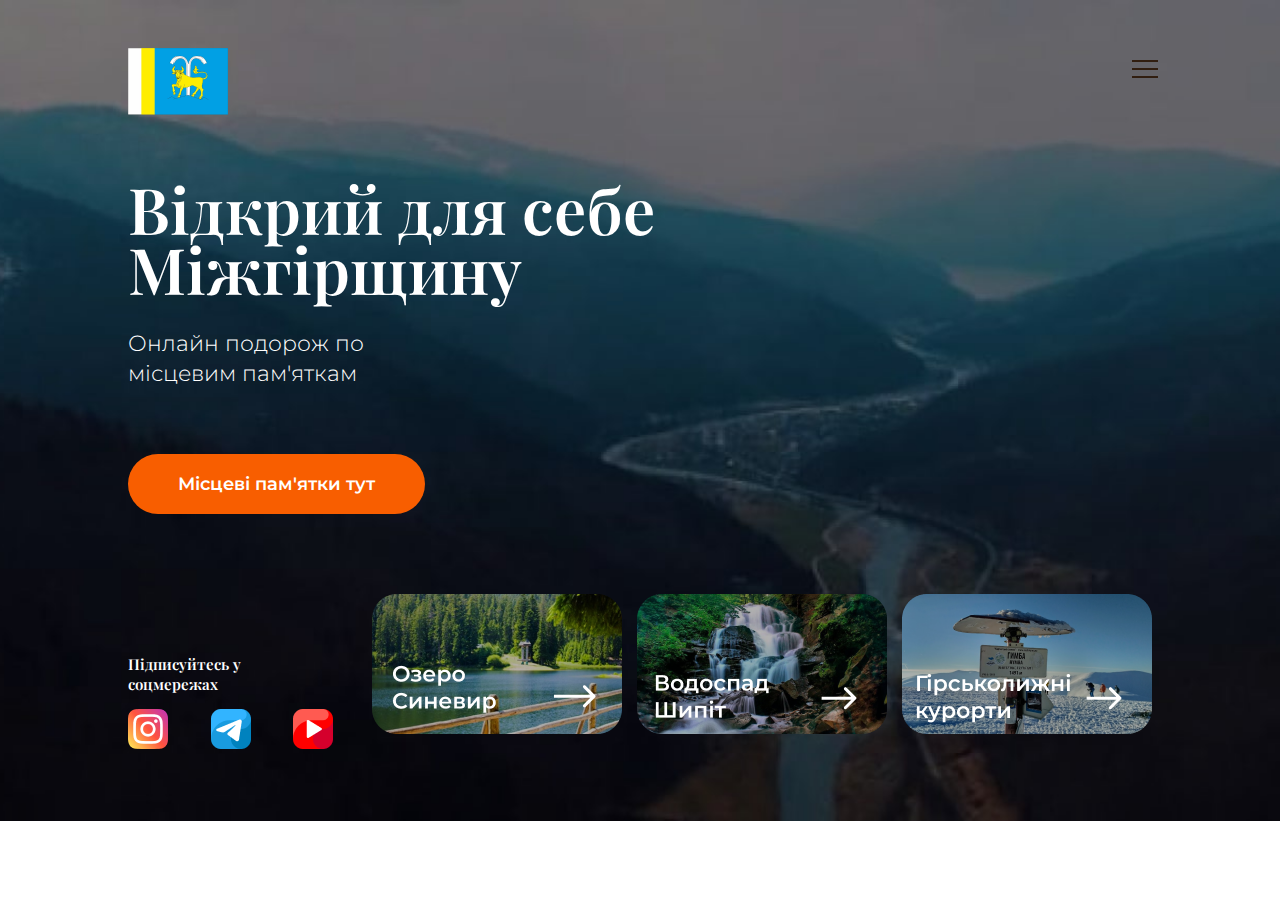
<file: index.html>
<!DOCTYPE html>
<html lang="en">
<head>
	<meta charset="UTF-8">
	<meta name="viewport" content="width=device-width, initial-scale=1.0">
	<meta http-equiv="X-UA-Compatible" content="ie=edge">
	<title>Відкрий для себе Міжгірщину</title>
	<link rel="stylesheet" href="style.css">
</head>
<body>
	<header class="flex-container">
		<div>
			<img src="img/Mizhhirya_prapor 1.png" class="prapor">
		</div>
		<div class="hamburger-menu">
  			<input id="menu__toggle" type="checkbox" />
  			<label class="menu__btn" for="menu__toggle">
    			<span></span>
  			</label>
  			<ul class="menu__box">
    			<!-- <li><a class="menu__item" href="#">Головна</a></li> -->
    			<li><a class="menu__item" href="container.html">Список</a></li>
    			<li><a class="menu__item" href="#">Команда</a></li>
  			</ul>
		</div>
	</header>

	<div class="h1">
		Відкрий для себе Міжгірщину 
	</div>

	<div class="h2">
		Онлайн подорож по місцевим пам'яткам
	</div>

	<a href="container.html" class="button">Місцеві пам'ятки тут</a>

	<footer class="site-footer">
		<div class="subscribe">
			<p>Підписуйтесь у соцмережах</p>
			<div class="subscribe-icons">
				<a href="https://www.instagram.com/sasha_hoychuk/">
					<img src="img/instagram.png" class="icons">
				</a>
				<a href="#">
					<img src="img/telegram.png" class="icons">
				</a>
				<a href="https://www.youtube.com/@user-nv9et7yu7s/featured">
					<img src="img/youtube.png" class="icons">	
				</a>			
			</div>
		</div>
		<div class="fast-icons">
			<a href="sinevyr.html">
				<img src="img/sinevyr.png" class="image">
			</a>
			<a href="shypit.html">
				<img src="img/shypit.png" class="image">
			</a>
			<a href="skies.html">
				<img src="img/skies.png" class="image hide">
			</a>
		</div>
	</footer>

</body>
</html>
</file>
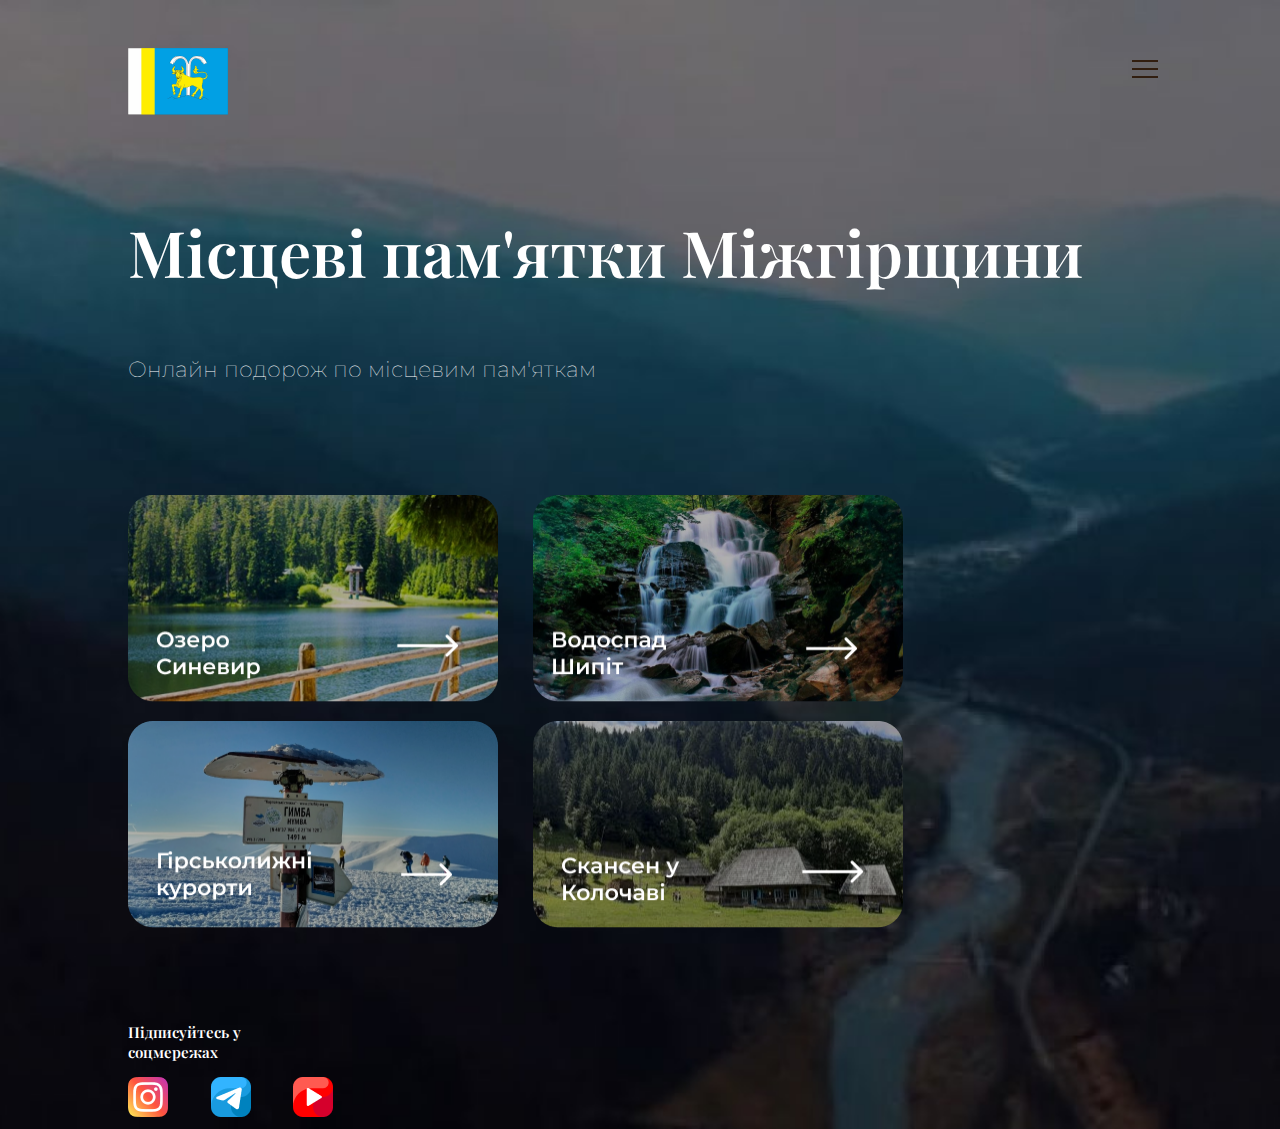
<file: container.html>
<!DOCTYPE html>
<html lang="en">
<head>
	<meta charset="UTF-8">
	<meta name="viewport" content="width=device-width, initial-scale=1.0">
	<meta http-equiv="X-UA-Compatible" content="ie=edge">
	<title>Пам'ятки Міжгірщини</title>
	<link rel="stylesheet" href="container-style.css">
</head>
<body>
	<header class="flex-container">
		<div>
			<img src="img/Mizhhirya_prapor 1.png" class="prapor">
		</div>
		<div class="hamburger-menu">
  			<input id="menu__toggle" type="checkbox" />
  			<label class="menu__btn" for="menu__toggle">
    			<span></span>
  			</label>
  			<ul class="menu__box">
    			<li><a class="menu__item" href="index.html">Головна</a></li>
    			<!-- <li><a class="menu__item" href="#">Список</a></li> -->
    			<li><a class="menu__item" href="#">Команда</a></li>
  			</ul>
		</div>
	</header>

	<h1>
		Місцеві пам'ятки Міжгірщини
	</h1>

	<h2>
		Онлайн подорож по місцевим пам'яткам
	</h2>

	<div class="fast-icons">
		<a href="sinevyr.html">
			<img src="img/bigger sinevyr.png" class="image">
		</a>
		<a href="shypit.html">
			<img src="img/bigger shypit.png" class="image">
		</a>
		<a href="skies.html">
			<img src="img/bigger skies.png" class="image">
		</a>
		<a href="kansen.html">
			<img src="img/bigger skansen.png" class="image">
		</a>
	</div>

	<div class="subscribe">
			<p>Підписуйтесь у соцмережах</p>
			<div class="subscribe-icons">
				<a href="https://www.instagram.com/sasha_hoychuk/">
					<img src="img/instagram.png" class="icons">
				</a>
				<a href="#">
					<img src="img/telegram.png" class="icons">
				</a>
				<a href="https://www.youtube.com/@user-nv9et7yu7s/featured">
					<img src="img/youtube.png" class="icons">	
				</a>			
			</div>
		</div>

</body>
</html>
</file>
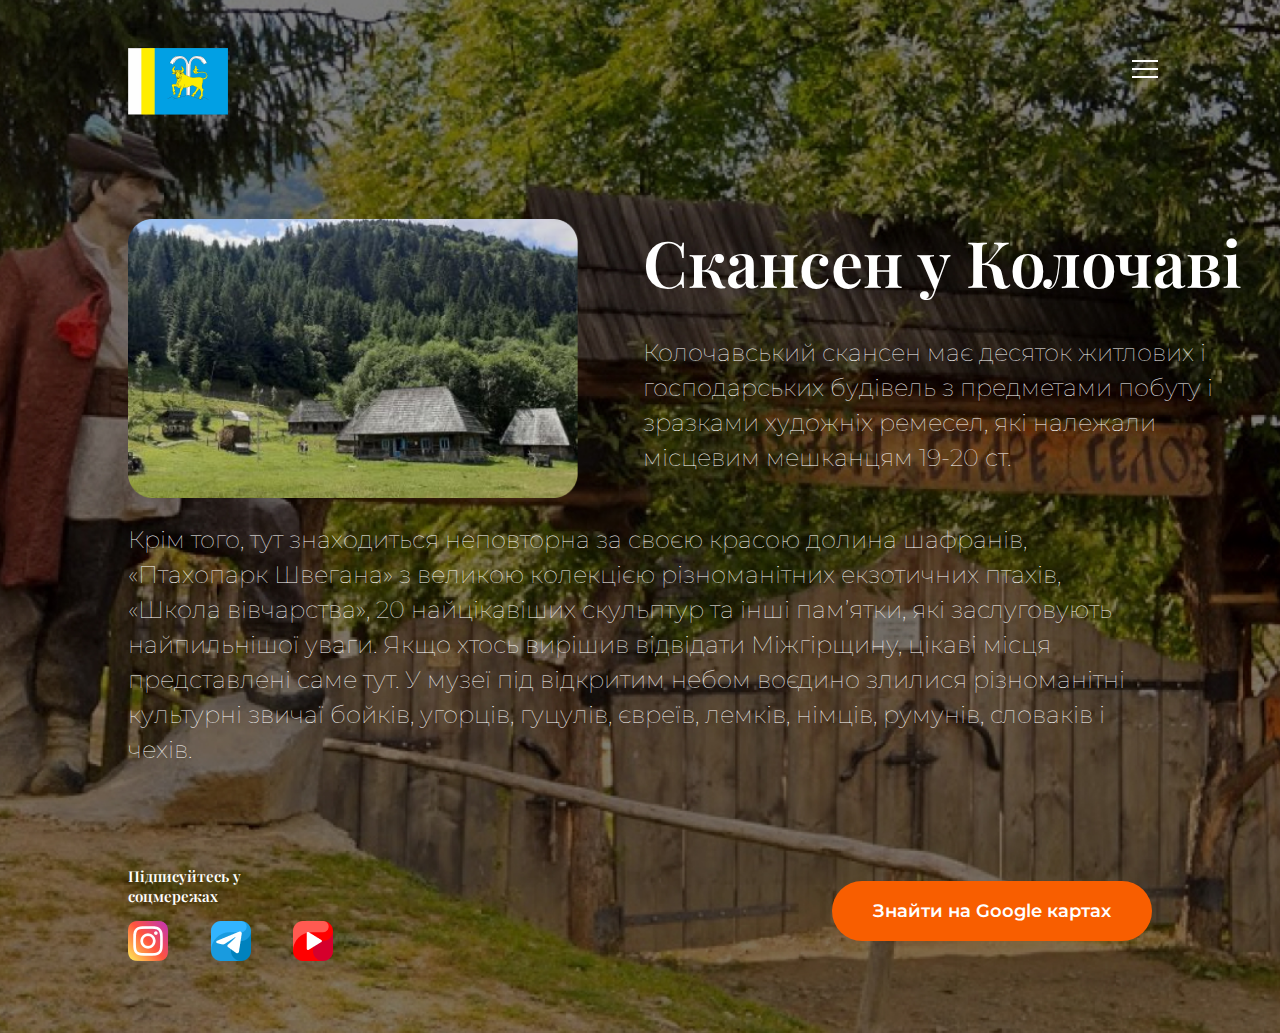
<file: kansen.html>
<!DOCTYPE html>
<html lang="en">
<head>
	<meta charset="UTF-8">
	<meta name="viewport" content="width=device-width, initial-scale=1.0">
	<meta http-equiv="X-UA-Compatible" content="ie=edge">
	<title>Скансен у Колочаві</title>
	<link rel="stylesheet" href="kansen-style.css">
</head>
<body>
	<header class="flex-container">
		<div>
			<img src="img/Mizhhirya_prapor 1.png" class="prapor">
		</div>
		<div class="hamburger-menu">
  			<input id="menu__toggle" type="checkbox" />
  			<label class="menu__btn" for="menu__toggle">
    			<span></span>
  			</label>
  			<ul class="menu__box">
    			<li><a class="menu__item" href="index.html">Головна</a></li>
    			<li><a class="menu__item" href="container.html">Список</a></li>
    			<li><a class="menu__item" href="#">Команда</a></li>
  			</ul>
		</div>
	</header>
	
	<div class="middle">
		<img src="img/skansen-front.png" class="front-photo">
		<div>
			<h1>
				Скансен у Колочаві
			</h1>
			<h2>Колочавський скансен має десяток житлових і господарських будівель з предметами побуту і зразками художніх ремесел, які належали місцевим мешканцям 19-20 ст.</h2>
		</div>
	</div>
	<h3>Крім того, тут знаходиться неповторна за своєю красою долина шафранів, «Птахопарк Швегана» з великою колекцією різноманітних екзотичних птахів, «Школа вівчарства», 20 найцікавіших скульптур та інші пам’ятки, які заслуговують найпильнішої уваги. Якщо хтось вирішив відвідати Міжгірщину, цікаві місця представлені саме тут. У музеї під відкритим небом воєдино злилися різноманітні культурні звичаї бойків, угорців, гуцулів, євреїв, лемків, німців, румунів, словаків і чехів.</h3>
	<footer>
		<div class="subscribe">
			<p>Підписуйтесь у соцмережах</p>
			<div class="subscribe-icons">
				<a href="https://www.instagram.com/sasha_hoychuk/">
					<img src="img/instagram.png" class="icons">
				</a>
				<a href="#">
					<img src="img/telegram.png" class="icons">
				</a>
				<a href="https://www.youtube.com/@user-nv9et7yu7s/featured">
					<img src="img/youtube.png" class="icons">	
				</a>			
			</div>
		</div>
		<div>
			<a href="https://www.google.com.ua/maps/place/%D0%9C%D1%83%D0%B7%D0%B5%D0%B9+%D0%B0%D1%80%D1%85%D0%B8%D1%82%D0%B5%D0%BA%D1%82%D1%83%D1%80%D1%8B+%D0%B8+%D0%B1%D1%8B%D1%82%D0%B0+%C2%AB%D0%A1%D1%82%D0%B0%D1%80%D0%B0%D1%8F+%D0%B4%D0%B5%D1%80%D0%B5%D0%B2%D0%BD%D1%8F%C2%BB/@48.4234124,23.706522,17z/data=!4m14!1m7!3m6!1s0x473763c5ccbc0a4b:0xb57f1b4582951575!2z0JzRg9C30LXQuSDQsNGA0YXQuNGC0LXQutGC0YPRgNGLINC4INCx0YvRgtCwIMKr0KHRgtCw0YDQsNGPINC00LXRgNC10LLQvdGPwrs!8m2!3d48.4234124!4d23.7090969!16s%2Fg%2F122z7rgj!3m5!1s0x473763c5ccbc0a4b:0xb57f1b4582951575!8m2!3d48.4234124!4d23.7090969!16s%2Fg%2F122z7rgj?hl=ru" class="button">Знайти на Google картах</a>
		</div>
	</footer>
</body>
</html>
</file>
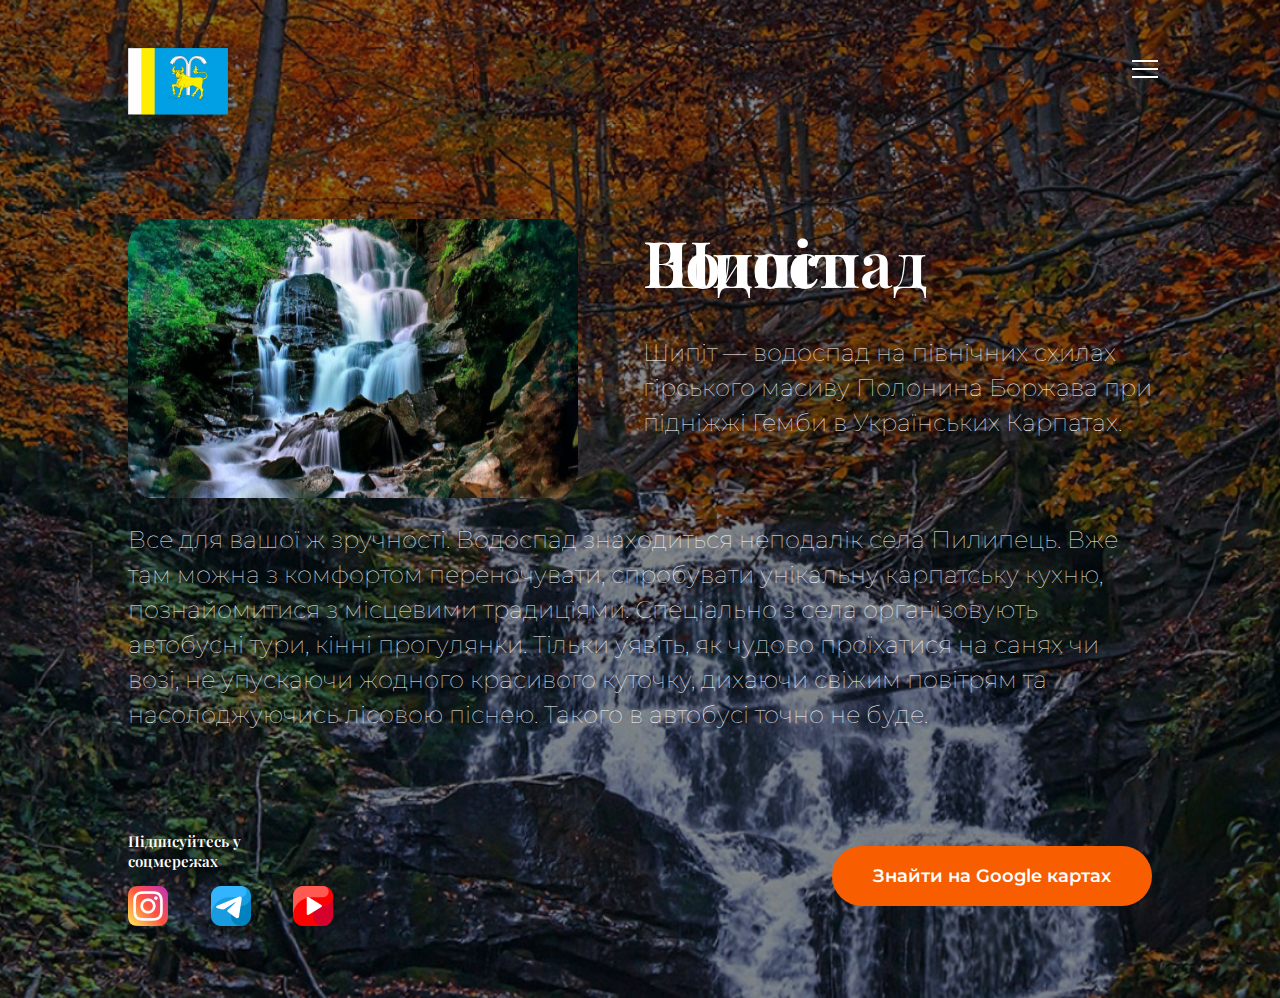
<file: shypit.html>
<!DOCTYPE html>
<html lang="en">
<head>
	<meta charset="UTF-8">
	<meta name="viewport" content="width=device-width, initial-scale=1.0">
	<meta http-equiv="X-UA-Compatible" content="ie=edge">
	<title>Водоспад Шипіт</title>
	<link rel="stylesheet" href="shypit-style.css">
</head>
<body>
	<header class="flex-container">
		<div>
			<img src="img/Mizhhirya_prapor 1.png" class="prapor">
		</div>
		<div class="hamburger-menu">
  			<input id="menu__toggle" type="checkbox" />
  			<label class="menu__btn" for="menu__toggle">
    			<span></span>
  			</label>
  			<ul class="menu__box">
    			<li><a class="menu__item" href="index.html">Головна</a></li>
    			<li><a class="menu__item" href="container.html">Список</a></li>
    			<li><a class="menu__item" href="#">Команда</a></li>
  			</ul>
		</div>
	</header>
	
	<div class="middle">
		<img src="img/shypit-front.png" class="front-photo">
		<div>
			<h1>
				Водоспад Шипіт
			</h1>
			<h2>Шипіт — водоспад на північних схилах гірського масиву Полонина Боржава при підніжжі Гемби в Українських Карпатах.</h2>
		</div>
	</div>
	<h3>Все для вашої ж зручності. Водоспад знаходиться неподалік села Пилипець. Вже там можна з комфортом переночувати, спробувати унікальну карпатську кухню, познайомитися з місцевими традиціями. Спеціально з села організовують автобусні тури, кінні прогулянки. Тільки уявіть, як чудово проїхатися на санях чи возі, не упускаючи жодного красивого куточку, дихаючи свіжим повітрям та насолоджуючись лісовою піснею. Такого в автобусі точно не буде.</h3>
	<footer>
		<div class="subscribe">
			<p>Підписуйтесь у соцмережах</p>
			<div class="subscribe-icons">
				<a href="https://www.instagram.com/sasha_hoychuk/">
					<img src="img/instagram.png" class="icons">
				</a>
				<a href="#">
					<img src="img/telegram.png" class="icons">
				</a>
				<a href="https://www.youtube.com/@user-nv9et7yu7s/featured">
					<img src="img/youtube.png" class="icons">	
				</a>			
			</div>
		</div>
		<div>
			<a href="https://www.google.com.ua/maps/search/%D0%B2%D0%BE%D0%B4%D0%BE%D1%81%D0%BF%D0%B0%D0%B4+%D1%88%D0%B8%D0%BF%D1%96%D1%82/@48.6563789,23.2586708,15z/data=!3m1!4b1?hl=ru" class="button">Знайти на Google картах</a>
		</div>
	</footer>
</body>
</html>
</file>
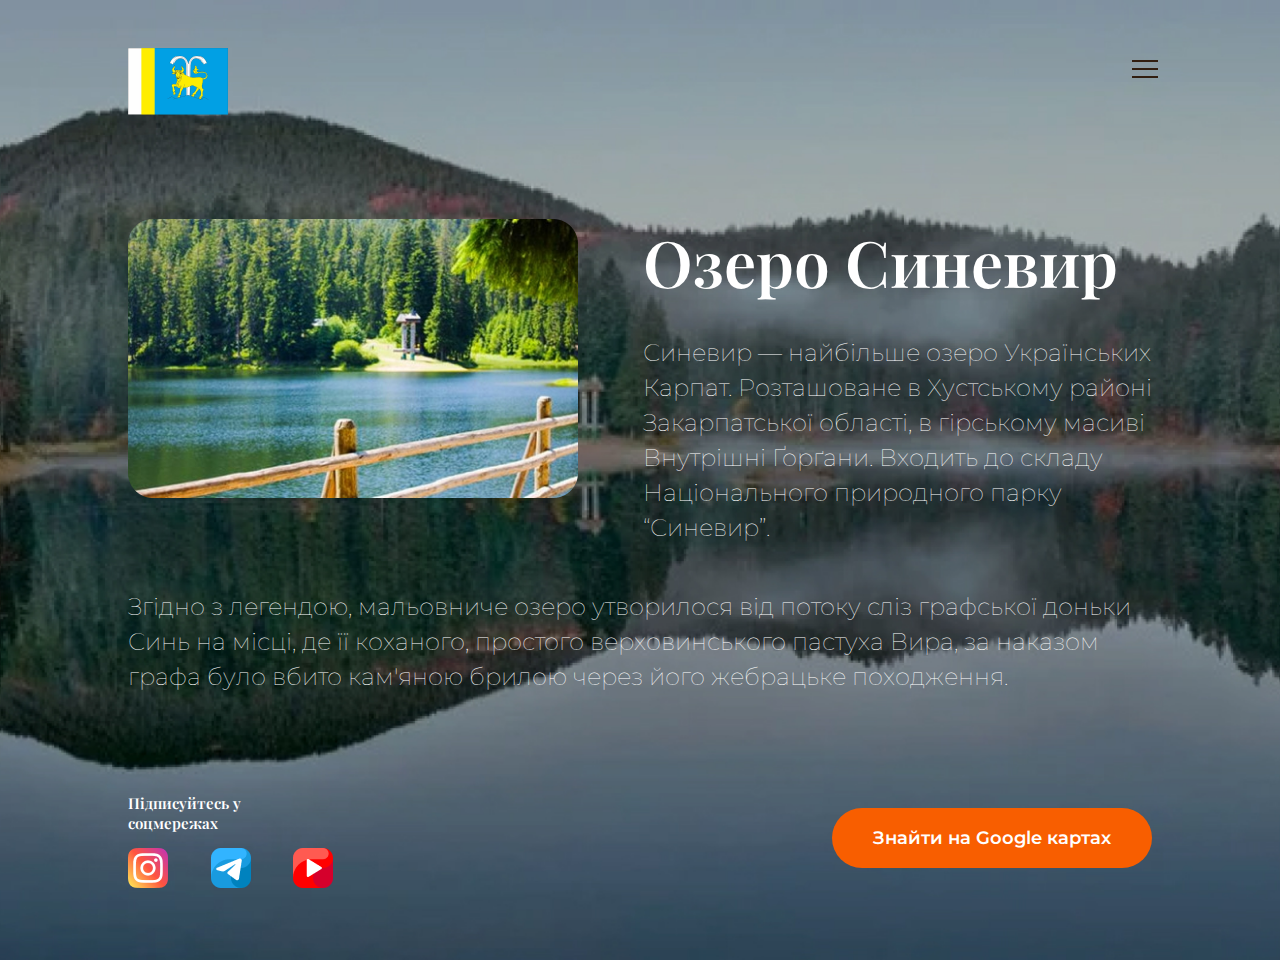
<file: sinevyr.html>
<!DOCTYPE html>
<html lang="en">
<head>
	<meta charset="UTF-8">
	<meta name="viewport" content="width=device-width, initial-scale=1.0">
	<meta http-equiv="X-UA-Compatible" content="ie=edge">
	<title>Озеро Синевир</title>
	<link rel="stylesheet" href="sinevyr-style.css">
</head>
<body>
	<header class="flex-container">
		<div>
			<img src="img/Mizhhirya_prapor 1.png" class="prapor">
		</div>
		<div class="hamburger-menu">
  			<input id="menu__toggle" type="checkbox" />
  			<label class="menu__btn" for="menu__toggle">
    			<span></span>
  			</label>
  			<ul class="menu__box">
    			<li><a class="menu__item" href="index.html">Головна</a></li>
    			<li><a class="menu__item" href="container.html">Список</a></li>
    			<li><a class="menu__item" href="#">Команда</a></li>
  			</ul>
		</div>
	</header>
	
	<div class="middle">
		<img src="img/sinevyr-front.png" class="front-photo">
		<div>
			<h1>
				Озеро Синевир
			</h1>
			<h2>Синевир — найбільше озеро Українських Карпат. Розташоване в Хустському районі Закарпатської області, в гірському масиві Внутрішні Ґорґани. Входить до складу Національного природного парку “Синевир”.</h2>
		</div>
	</div>
	<h3>Згідно з легендою, мальовниче озеро утворилося від потоку сліз графської доньки Синь на місці, де її коханого, простого верховинського пастуха Вира, за наказом графа було вбито кам'яною брилою через його жебрацьке походження.</h3>
	<footer>
		<div class="subscribe">
			<p>Підписуйтесь у соцмережах</p>
			<div class="subscribe-icons">
				<a href="https://www.instagram.com/sasha_hoychuk/">
					<img src="img/instagram.png" class="icons">
				</a>
				<a href="#">
					<img src="img/telegram.png" class="icons">
				</a>
				<a href="https://www.youtube.com/@user-nv9et7yu7s/featured">
					<img src="img/youtube.png" class="icons">	
				</a>			
			</div>
		</div>
		<div>
			<a href="https://www.google.com.ua/maps/search/%D0%BE%D0%B7%D0%B5%D1%80%D0%BE+%D1%81%D0%B8%D0%BD%D0%B5%D0%B2%D0%B8%D1%80/@48.6177065,23.6832859,14.22z?hl=ru" class="button">Знайти на Google картах</a>
		</div>
	</footer>
</body>
</html>
</file>
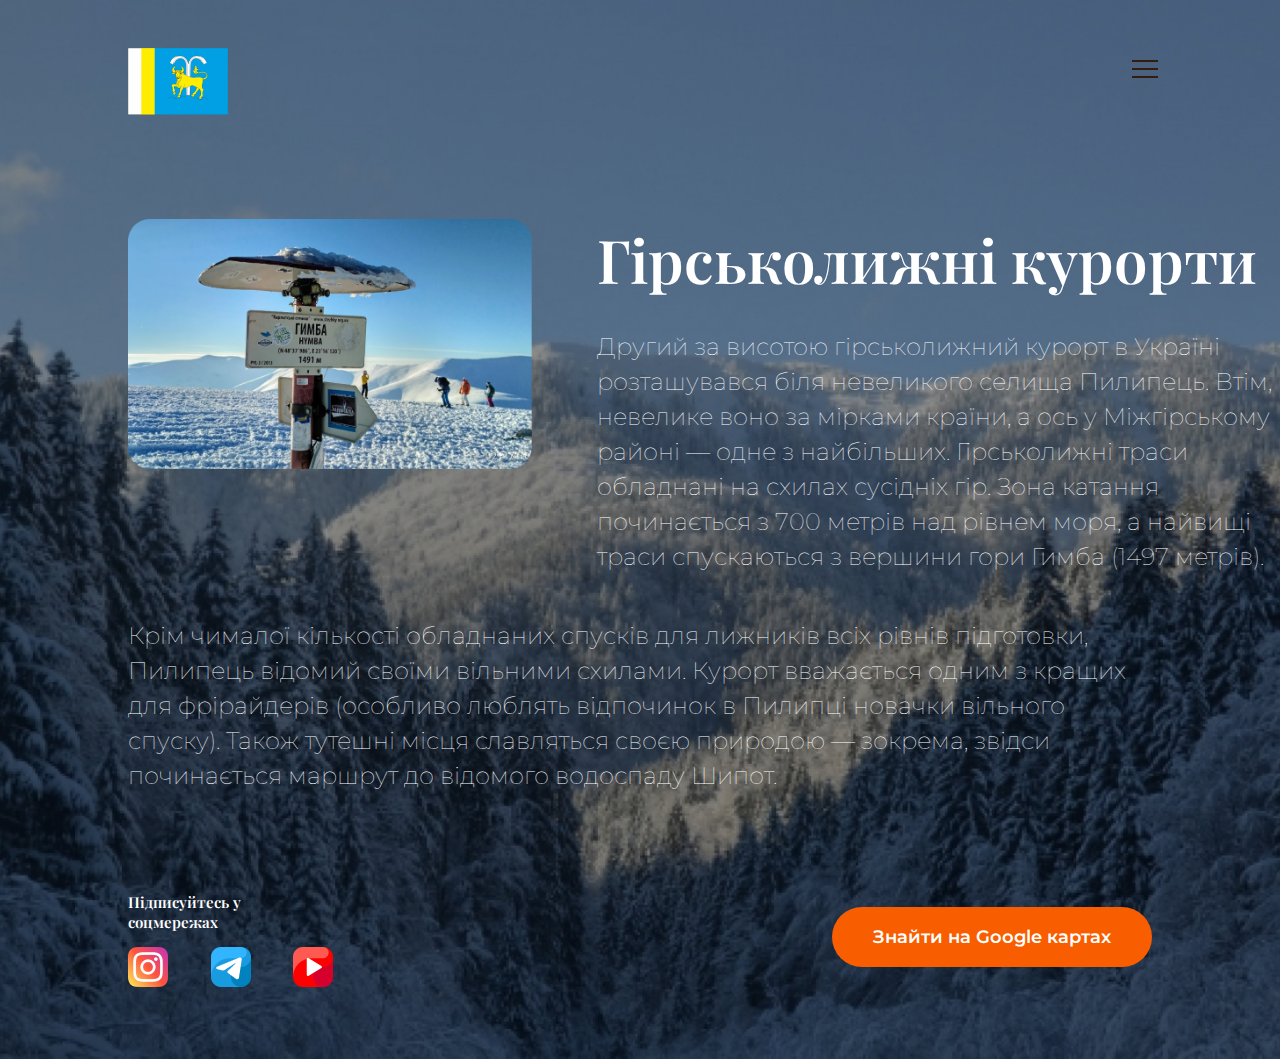
<file: skies.html>
<!DOCTYPE html>
<html lang="en">
<head>
	<meta charset="UTF-8">
	<meta name="viewport" content="width=device-width, initial-scale=1.0">
	<meta http-equiv="X-UA-Compatible" content="ie=edge">
	<title>Гірськолижні курорти</title>
	<link rel="stylesheet" href="skies-style.css">
</head>
<body>
	<header class="flex-container">
		<div>
			<img src="img/Mizhhirya_prapor 1.png" class="prapor">
		</div>
		<div class="hamburger-menu">
  			<input id="menu__toggle" type="checkbox" />
  			<label class="menu__btn" for="menu__toggle">
    			<span></span>
  			</label>
  			<ul class="menu__box">
    			<li><a class="menu__item" href="index.html">Головна</a></li>
    			<li><a class="menu__item" href="container.html">Список</a></li>
    			<li><a class="menu__item" href="#">Команда</a></li>
  			</ul>
		</div>
	</header>
	
	<div class="middle">
		<img src="img/skies-front.png" class="front-photo">
		<div>
			<h1>
				Гірськолижні курорти
			</h1>
			<h2>Другий за висотою гірськолижний курорт в Україні розташувався біля невеликого селища Пилипець. Втім, невелике воно за мірками країни, а ось у Міжгірському районі — одне з найбільших. Гірськолижні траси обладнані на схилах сусідніх гір. Зона катання починається з 700 метрів над рівнем моря, а найвищі траси спускаються з вершини гори Гимба (1497 метрів).</h2>
		</div>
	</div>
	<h3>Крім чималої кількості обладнаних спусків для лижників всіх рівнів підготовки, Пилипець відомий своїми вільними схилами. Курорт вважається одним з кращих для фрірайдерів (особливо люблять відпочинок в Пилипці новачки вільного спуску). Також тутешні місця славляться своєю природою — зокрема, звідси починається маршрут до відомого водоспаду Шипот.</h3>
	<footer>
		<div class="subscribe">
			<p>Підписуйтесь у соцмережах</p>
			<div class="subscribe-icons">
				<a href="https://www.instagram.com/sasha_hoychuk/">
					<img src="img/instagram.png" class="icons">
				</a>
				<a href="#">
					<img src="img/telegram.png" class="icons">
				</a>
				<a href="https://www.youtube.com/@user-nv9et7yu7s/featured">
					<img src="img/youtube.png" class="icons">	
				</a>			
			</div>
		</div>
		<div>
			<a href="https://www.google.com.ua/maps/search/%D0%BB%D0%B8%D0%B6%D0%BD%D1%96+%D0%BA%D1%83%D1%80%D0%BE%D1%80%D1%82%D0%B8+%D0%BF%D0%B8%D0%BB%D0%B8%D0%BF%D0%B5%D1%86%D1%8C/@48.6540583,23.2685816,15.22z?hl=ru" class="button">Знайти на Google картах</a>
		</div>
	</footer>
</body>
</html>
</file>
<file: style.css>
@import url('https://fonts.googleapis.com/css2?family=Montserrat:wght@300;600&family=Playfair+Display:wght@600&display=swap');

body {
	padding: 0;
	background: #ffffff url("img/Mizhgirja 1.jpg") no-repeat 50% 0;
	background-size: cover;
}

.flex-container{
	display: flex;
	justify-content: space-between;
	padding: 40px 120px 60px;
	transition: 1s all;
}


/* скрываем чекбокс */
#menu__toggle {
  	opacity: 0;
}

/* стилизуем кнопку */
.menu__btn {
  	display: flex; /* используем flex для центрирования содержимого */
  	position: fixed;
  	width: 26px;
  	height: 26px;
  	cursor: pointer;
  	z-index: 1;
}

/* добавляем "гамбургер" */
.menu__btn > span,
.menu__btn > span::before,
.menu__btn > span::after {
  	display: block;
  	position: absolute;
  	width: 100%;
  	height: 2px;
  	background-color: #311E10;
}

.menu__btn > span::before {
  	content: '';
  	top: -8px;
}

.menu__btn > span::after {
  	content: '';
  	top: 8px;
}

/* контейнер меню */
.menu__box {
  	display: block;
  	position: fixed;
  	visibility: hidden;
  	top: 0;
  	left: -100%;
  	width: 300px;
  	height: 100%;
  	margin: 0;
  	padding: 60px 0;
  	list-style: none;
  	text-align: center;
  	background-color: #ECEFF1;
  	box-shadow: 1px 0px 6px rgba(0, 0, 0, .2);
}
/* элементы меню */
.menu__item {
  	display: block;
  	padding: 12px 24px;
  	color: #F85E00;
  	font-family: 'Playfair Display', serif;
  	font-size: 20px;
  	font-weight: 600;
  	text-decoration: none;
}
.menu__item:hover {
  	background-color: #CFD8DC;
}

#menu__toggle:checked ~ .menu__btn > span {
  transform: rotate(45deg);
}
#menu__toggle:checked ~ .menu__btn > span::before {
  top: 0;
  transform: rotate(0);
}
#menu__toggle:checked ~ .menu__btn > span::after {
  top: 0;
  transform: rotate(90deg);
}
#menu__toggle:checked ~ .menu__box {
  visibility: visible;
  left: 0;
}

.menu__btn > span,
.menu__btn > span::before,
.menu__btn > span::after {
  transition-duration: .25s;
}
.menu__box {
  transition-duration: .25s;
}
.menu__item {
  transition-duration: .25s;
}

.h1{
	font-family: "Playfair Display", serif;
	font-size: 64px;
	line-height: 60px;
	width: 528px;
	color: #ffffff;
	padding-left: 120px;
	padding-bottom: 30px;
	font-weight: 600;
	transition: 1s all;
}

.h2{
	font-family: "Montserrat", sans-serif;
	font-size: 22px;
	line-height: 30px;
	width: 287px;
	color: #ffffff;
	padding-left: 120px;
	padding-bottom: 65px;
	font-weight: 100;
	font-weight: 300;
	transition: 1s all;
}

.button{
	background-color: #F85E00;
	border: none;
	color: white;
	padding: 19px 50px;
	text-align: center;
	text-decoration: none;
	display: inline-block;
	font-size: 18px;
	border-radius: 30px;
	font-weight: 600;
	font-family: "Montserrat", sans-serif;
	-webkit-transition-duration: 0.4s;
    transition-duration: 0.4s;
    cursor: pointer;
    margin-left: 120px;
}

.button:hover {
  background-color: white;
  color: #F85E00;
}

.site-footer{
	display: flex;
	justify-content: space-between;
	padding-right: 120px;
	padding-bottom: 60px;
	transition: 1s all;
}

.subscribe{
	flex-direction: column;
	padding-left: 120px;
	padding-top: 125px;
	font-family: "Playfair Display", serif;
	font-size: 15px;
	width: 205px;
	color: #ffffff;
	font-weight: 600;

}

.subscribe-icons{
	display: flex;
	justify-content: space-between;
}

.fast-icons{
	display: flex;
	padding-top: 80px;
	justify-content: space-between;
	width: 780px;
}

@media (max-width: 1200px){
	.flex-container {
		padding-left: 100px;
		padding-bottom: 73px;
		padding-right: 100px;
	}

	.prapor{
		width: 80px;
		height: 53px;
	}

	.h1{
		padding-left: 100px;
		font-size: 58px;
	}

	.h2{
		padding-left: 100px;
		font-size: 19px;
	}

	.button{
		padding: 17px 45px;
		border-radius: 27px;
		margin-left: 100px;
		font-size: 16px;
	}

	.site-footer{
		padding-right: 100px;
	}

	.subscribe{
		font-size: 13px;
		width: 180px;
		padding-left: 100px;
		padding-top: 139px;
	}

	.icons{
		width: 32px;
		height: 32px;
	}

	.fast-icons{
		width: 600px;
		height: 112px;
		padding-top: 108px;
	}

	.image{
		width: 190px;
		height: 112px;
	}
}

@media (max-width: 992px){
	.flex-container {
		padding-left: 90px;
		padding-bottom: 73px;
		padding-right: 90px;
	}

	.prapor{
		width: 70px;
		height: 50px;
	}

	.h1{
		padding-left: 90px;
		font-size: 50px;
	}

	.h2{
		padding-left: 100px;
		font-size: 16px;
	}

	.button{
		padding: 15px 40px;
		border-radius: 24px;
		margin-left: 90px;
		font-size: 14px;
	}

	.site-footer{
		padding-right: 90px;
	}

	.subscribe{
		font-size: 12px;
		width: 165px;
		padding-left: 100px;
		padding-top: 139px;
	}

	.icons{
		width: 28px;
		height: 28px;
	}

	.fast-icons{
		width: 500px;
		height: 90px;
		padding-top: 108px;
	}

	.image{
		width: 160px;
		height: 90px;
	}

}

@media (max-width: 768px){

	.flex-container {
		padding: 53px 70px 46px;
	}

	.prapor{
		width: 66px;
		height: 44px;
	}

	.menu__btn{
		width: 26px;
		height: 26px;
	}

	.h1{
		padding-left: 70px;
		font-size: 42px;
		width: 352px;
		line-height: 46px;
	}

	.h2{
		padding-left: 70px;
		font-size: 21px;
		width: 278px;
		line-height: 18px;
	}

	.button{
		padding: 24px 50px;
		border-radius: 38px;
		margin-left: 70px;
		font-size: 24px;
	}

	.site-footer{
		flex-direction: column-reverse;
		display: flex;
		justify-content: center;
	}

	.subscribe{
		font-size: 18px;
		width: 254px;
		padding-left: 70px;
		padding-top: 600px;
	}

	.icons{
		width: 45px;
		height: 45px;
	}

	.fast-icons{
		width: 486px;
		height: 84px;
		padding-top: 48px;
		flex-direction: column;
	}

	.image{
		width: 333px;
		height: 186px;
		padding-left: 4em;
		padding-bottom: 26px;
	}

}

@media (max-width: 576px){

	.flex-container {
		padding: 40px 42px 35px;
	}

	.prapor{
		width: 50px;
		height: 33px;
	}

	.menu__btn{
		width: 20px;
		height: 20px;
	}

	.menu__box{
		width: 250px;
	}

	.h1{
		padding-left: 42px;
		font-size: 32px;
		width: 264px;
		line-height: 35px;
	}

	.h2{
		padding-left: 42px;
		font-size: 16px;
		width: 209px;
		line-height: 18px;
	}

	.button{
		padding: 18px 38px;
		border-radius: 28.5px;
		margin-left: 42px;
		font-size: 18px;
	}

	.site-footer{
		flex-direction: column-reverse;
		display: flex;
		justify-content: center;
	}

	.subscribe{
		font-size: 14px;
		width: 191px;
		padding-left: 42px;
		padding-top: 450px;
	}

	.icons{
		width: 34px;
		height: 34px;
	}

	.fast-icons{
		width: 364.5px;
		height: 63px;
		padding-top: 48px;
		flex-direction: column;
	}

	.image{
		width: 250px;
		height: 140px;
		padding-left: 3em;
		padding-bottom: 20px;
	}

}
</file>
<file: container-style.css>
@import url('https://fonts.googleapis.com/css2?family=Montserrat:wght@300;600&family=Playfair+Display:wght@600&display=swap');

body {
	padding: 0;
	background: #ffffff url("img/Mizhgirja 1.jpg") no-repeat 50% 0;
	background-size: cover;
}

.flex-container{
	display: flex;
	justify-content: space-between;
	padding: 40px 120px 60px;
	transition: 1s all;
}


/* скрываем чекбокс */
#menu__toggle {
  	opacity: 0;
}

/* стилизуем кнопку */
.menu__btn {
  	display: flex; /* используем flex для центрирования содержимого */
  	position: fixed;
  	width: 26px;
  	height: 26px;
  	cursor: pointer;
  	z-index: 1;
}

/* добавляем "гамбургер" */
.menu__btn > span,
.menu__btn > span::before,
.menu__btn > span::after {
  	display: block;
  	position: absolute;
  	width: 100%;
  	height: 2px;
  	background-color: #311E10;
}

.menu__btn > span::before {
  	content: '';
  	top: -8px;
}

.menu__btn > span::after {
  	content: '';
  	top: 8px;
}

/* контейнер меню */
.menu__box {
  	display: block;
  	position: fixed;
  	visibility: hidden;
  	top: 0;
  	left: -100%;
  	width: 300px;
  	height: 100%;
  	margin: 0;
  	padding: 60px 0;
  	list-style: none;
  	text-align: center;
  	background-color: #ECEFF1;
  	box-shadow: 1px 0px 6px rgba(0, 0, 0, .2);
}
/* элементы меню */
.menu__item {
  	display: block;
  	padding: 12px 24px;
  	color: #F85E00;
  	font-family: 'Playfair Display', serif;
  	font-size: 20px;
  	font-weight: 600;
  	text-decoration: none;
}
.menu__item:hover {
  	background-color: #CFD8DC;
}

#menu__toggle:checked ~ .menu__btn > span {
  transform: rotate(45deg);
}
#menu__toggle:checked ~ .menu__btn > span::before {
  top: 0;
  transform: rotate(0);
}
#menu__toggle:checked ~ .menu__btn > span::after {
  top: 0;
  transform: rotate(90deg);
}
#menu__toggle:checked ~ .menu__box {
  visibility: visible;
  left: 0;
}

.menu__btn > span,
.menu__btn > span::before,
.menu__btn > span::after {
  transition-duration: .25s;
}
.menu__box {
  transition-duration: .25s;
}
.menu__item {
  transition-duration: .25s;
}

h1{
	font-family: "Playfair Display", serif;
	font-size: 64px;
	line-height: 60px;
	color: #ffffff;
	padding-left: 120px;
	padding-bottom: 30px;
	font-weight: 600;
	transition: 1s all;
}

h2{
	font-family: "Montserrat", sans-serif;
	font-size: 22px;
	line-height: 30px;
	color: #ffffff;
	padding-left: 120px;
	padding-bottom: 77px;
	font-weight: 100;
	transition: 1s all;
}


.fast-icons{
	padding-left: 120px;
	display: flex;
	justify-content: space-between;
	width: 1200px;
	flex-wrap: wrap;
	transition: 1s all;
}

.image{
	width: 370px;
	height: 207px;
	padding-right: 25px;
	padding-top: 15px;
}

.subscribe{
	flex-direction: column;
	padding-left: 120px;
	padding-top: 75px;
	font-family: "Playfair Display", serif;
	font-size: 15px;
	width: 205px;
	color: #ffffff;
	font-weight: 600;

}

.subscribe-icons{
	display: flex;
	justify-content: space-between;
}

@media (max-width: 1320px){
	.fast-icons{
		width:800px
	}
}

@media (max-width: 1200px){
	.flex-container {
		padding-left: 100px;
		padding-bottom: 73px;
		padding-right: 100px;
	}

	.prapor{
		width: 80px;
		height: 53px;
	}

	h1{
		padding-left: 100px;
		font-size: 58px;
	}

	h2{
		padding-left: 100px;
		font-size: 19px;
		padding-bottom: 0;
	}

	.subscribe{
		font-size: 13px;
		width: 180px;
		padding-left: 100px;
		padding-top: 60px;
		padding: 60px 100px 40px;
	}

	.icons{
		width: 32px;
		height: 32px;
	}

	.fast-icons{
		width: 950px;
		padding-top: 40px;
		padding-left: 100px;
	}

	.image{
		width: 290px;
		height: 165px;
		padding-right: 15;
	}
}

@media (max-width: 1050px){
	.fast-icons{
		width:750px
	}
}

@media(max-width: 992px){
	.flex-container {
		padding-left: 90px;
		padding-bottom: 73px;
		padding-right: 90px;
	}

	.prapor{
		width: 70px;
		height: 50px;
	}

	h1{
		padding-left: 90px;
		font-size: 50px;
	}

	h2{
		padding-left: 100px;
		font-size: 16px;
	}

	.subscribe{
		font-size: 12px;
		width: 165px;
		padding-left: 100px;

	}

	.icons{
		width: 28px;
		height: 28px;
	}

	.fast-icons{
		width: 650px;
		padding-top: 60px;
	}

	.image{
		width: 250px;
		height: 150px;
	}
}

@media (max-width: 768px){

	.flex-container {
		padding: 53px 70px 46px;
	}

	.prapor{
		width: 66px;
		height: 44px;
	}

	.menu__btn{
		width: 26px;
		height: 26px;
	}

	h1{
		padding-left: 70px;
		font-size: 42px;
		width: 400px;
		line-height: 46px;
	}

	h2{
		padding-left: 70px;
		font-size: 21px;
		width: 278px;
		line-height: 18px;
	}

	.subscribe{
		font-size: 18px;
		width: 254px;
		padding-left: 70px;
		padding-top: 60px;
	}

	.icons{
		width: 45px;
		height: 45px;
	}

	.fast-icons{
		width: 400px;
		padding-top: 48px;
		flex-wrap: nowrap;
		padding-left: 70px;
		flex-direction: column;
	}

	.image{
		width: 333px;
		height: 186px;
		padding-bottom: 26px;
	}

}

@media (max-width: 576px){

	.flex-container {
		padding: 40px 42px 35px;
	}

	.prapor{
		width: 50px;
		height: 33px;
	}

	.menu__btn{
		width: 20px;
		height: 20px;
	}

	.menu__box{
		width: 250px;
	}

	h1{
		padding-left: 42px;
		font-size: 32px;
		width: 280px;
		line-height: 35px;
	}

	h2{
		padding-left: 42px;
		font-size: 16px;
		width: 209px;
		line-height: 18px;
	}

	.subscribe{
		font-size: 14px;
		width: 191px;
		padding-left: 42px;
		padding-top: 10px;
	}

	.icons{
		width: 34px;
		height: 34px;
	}

	.fast-icons{
		width: 364.5px;
		padding-top: 60px;
		flex-direction: column;
		padding-left: 42px;
	}

	.image{
		width: 250px;
		height: 140px;
		padding-bottom: 20px;
	}

}
</file>
<file: kansen-style.css>
@import url('https://fonts.googleapis.com/css2?family=Montserrat:wght@300;600&family=Playfair+Display:wght@600&display=swap');

body {
	padding: 0;
	background: #ffffff url("img/skansen-back.jpg") no-repeat 50% 0;
	background-size: cover;
}

.flex-container{
	display: flex;
	justify-content: space-between;
	padding: 40px 120px 60px;
	transition: 1s all;
}


/* скрываем чекбокс */
#menu__toggle {
  	opacity: 0;
}

/* стилизуем кнопку */
.menu__btn {
  	display: flex; /* используем flex для центрирования содержимого */
  	position: fixed;
  	width: 26px;
  	height: 26px;
  	cursor: pointer;
  	z-index: 1;
}

/* добавляем "гамбургер" */
.menu__btn > span,
.menu__btn > span::before,
.menu__btn > span::after {
  	display: block;
  	position: absolute;
  	width: 100%;
  	height: 2px;
  	background-color: #fff;
}

.menu__btn > span::before {
  	content: '';
  	top: -8px;
}

.menu__btn > span::after {
  	content: '';
  	top: 8px;
}

/* контейнер меню */
.menu__box {
  	display: block;
  	position: fixed;
  	visibility: hidden;
  	top: 0;
  	left: -100%;
  	width: 300px;
  	height: 100%;
  	margin: 0;
  	padding: 60px 0;
  	list-style: none;
  	text-align: center;
  	background-color: #ECEFF1;
  	box-shadow: 1px 0px 6px rgba(0, 0, 0, .2);
}
/* элементы меню */
.menu__item {
  	display: block;
  	padding: 12px 24px;
  	color: #F85E00;
  	font-family: 'Playfair Display', serif;
  	font-size: 20px;
  	font-weight: 600;
  	text-decoration: none;
}
.menu__item:hover {
  	background-color: #CFD8DC;
}

#menu__toggle:checked ~ .menu__btn > span {
  transform: rotate(45deg);
}
#menu__toggle:checked ~ .menu__btn > span::before {
  top: 0;
  transform: rotate(0);
}
#menu__toggle:checked ~ .menu__btn > span::after {
  top: 0;
  transform: rotate(90deg);
}
#menu__toggle:checked ~ .menu__box {
  visibility: visible;
  left: 0;
}

.menu__btn > span,
.menu__btn > span::before,
.menu__btn > span::after {
  transition-duration: .25s;
}
.menu__box {
  transition-duration: .25s;
}
.menu__item {
  transition-duration: .25s;
}

.middle{
	display: flex;
	padding: 40px 120px 0;
	justify-content: space-between;
}

.front-photo{
	width: 450px;
	height: 279px;
	transition: 1s all;
}

h1{
	font-family: "Playfair Display", serif;
	font-size: 64px;
	line-height: 0;
	color: #ffffff;
	padding-left: 65px;
	padding-bottom: 30px;
	font-weight: 600;
	transition: 1s all;
	width: 600px;
}

h2{
	font-family: "Montserrat", sans-serif;
	font-size: 24px;
	line-height: 35px;
	color: #ffffff;
	padding-left: 65px;
	font-weight: 100;
	transition: 1s all;
}

h3{
	font-family: "Montserrat", sans-serif;
	font-size: 24px;
	line-height: 35px;
	color: #ffffff;
	padding: 0px 120px 0;
	font-weight: 100;
	transition: 1s all;
}

footer{
	justify-content: space-between;
	padding: 60px 120px 60px;
	transition: 1s all;
	display: flex;
}

.subscribe{
	flex-direction: column;
	font-family: "Playfair Display", serif;
	font-size: 15px;
	width: 205px;
	color: #ffffff;
	font-weight: 600;

}

.subscribe-icons{
	display: flex;
	justify-content: space-between;
}

.button{
	margin-top: 30px;
	background-color: #F85E00;
	border: none;
	color: white;
	padding: 19px 41px 19px 41px;
	text-align: center;
	text-decoration: none;
	display: inline-block;
	font-size: 18px;
	border-radius: 30px;
	font-weight: 600;
	font-family: "Montserrat", sans-serif;
	-webkit-transition-duration: 0.4s;
    transition-duration: 0.4s;
    cursor: pointer;
}

.button:hover {
  background-color: white;
  color: #F85E00;
}

@media (max-width: 1200px){
	.flex-container {
		padding-left: 100px;
		padding-bottom: 73px;
		padding-right: 100px;
	}

	.prapor{
		width: 80px;
		height: 53px;
	}

	.middle{
		padding: 40px 100px 0;
	}

	.front-photo{
		width: 352px;
		height: 218px;
	}

	h1{
		padding-left: 50px;
		font-size: 58px;
	}

	h2{
		padding-left: 50px;
		font-size: 21px;
	}

	h3{
		padding-left: 100px;
		font-size: 21px;
	}

	footer{
		padding: 40px 100px 40px;
	}

	.subscribe{
		font-size: 13px;
		width: 180px;
		padding-bottom: 40px;
	}

	.icons{
		width: 32px;
		height: 32px;
	}

	.button{
		margin-top: 20px;
		padding: 17px 36px 17px 36px;
		font-size: 16px;
		border-radius: 30px;
	}
}

@media(max-width: 996px){
	.flex-container {
		padding-left: 90px;
		padding-bottom: 73px;
		padding-right: 90px;
	}

	.prapor{
		width: 70px;
		height: 50px;
	}

	.middle{
		padding: 40px 90px 0;
	}

	.front-photo{
		width: 300px;
		height: 185px;
	}

	h1{
		padding-left: 35px;
		font-size: 50px;
	}

	h2{
		padding-left: 35px;
		font-size: 18px;
		line-height: 25px;
	}

	h3{
		padding-left: 90px;
		font-size: 18px;
		line-height: 25px;
	}

	footer{
		padding: 40px 90px 40px;
	}

	.subscribe{
		font-size: 12px;
		width: 165px;

	}

	.icons{
		width: 28px;
		height: 28px;
	}

	.button{
		margin-top: 20px;
		padding: 17px 36px 17px 36px;
		font-size: 16px;
		border-radius: 30px;
	}
}

@media(max-width: 768px){

	.flex-container {
		padding: 53px 70px 46px;
	}

	.prapor{
		width: 66px;
		height: 44px;
	}

	.menu__btn{
		width: 26px;
		height: 26px;
	}

	.middle{
		flex-direction: column;
		padding: 0 70px;
	}

	.front-photo{
		width: 368px;
		height: 228px;
	}

	h1{
		padding-left: 0;
		font-size: 42px;
	}

	h2{
		padding-left: 0;
		font-size: 23px;
	}

	h3{
		padding-left: 70px;
		font-size: 23px;
	}

	footer{
		padding: 40px 70px 40px;
		flex-direction: column-reverse;
	}

	.subscribe{
		font-size: 18px;
		width: 254px;
		padding-top: 60px;
	}

	.icons{
		width: 45px;
		height: 45px;
	}

	.button{
		margin-top: 20px;
		padding: 19px 40px 19px 40px;
		font-size: 18px;
		border-radius: 30px;
	}
}

@media(max-width: 576px){

	.flex-container {
		padding: 40px 42px 35px;
	}

	.prapor{
		width: 50px;
		height: 33px;
	}

	.menu__btn{
		width: 20px;
		height: 20px;
	}

	.menu__box{
		width: 250px;
	}

	.middle{
		flex-direction: column;
		padding: 0 42px;
		width: 276px;
	}

	.front-photo{
		width: 276px;
		height: 171px;
	}

	h1{
		font-size: 28px;
		padding-left: 0;
		width: 281px;
	}

	h2{
		font-size: 16px;
		padding-left: 0;
		line-height: 22px;
	}

	h3{
		padding-left: 42px;
		padding-right: 0px;
		font-size: 16px;
		line-height: 22px;
		width: 276px;
	}

	footer{
		padding: 5px 42px 10px;
		flex-direction: column-reverse;
		width: 276px;
	}

	.subscribe{
		font-size: 12px;
		width: 165px;
		padding-top: 30px;
	}

	.icons{
		width: 30px;
		height: 30px;
	}

	.button{;
		padding: 20px 17px;
		font-size: 16px;
		border-radius: 30px;
	}
}
</file>
<file: shypit-style.css>
@import url('https://fonts.googleapis.com/css2?family=Montserrat:wght@300;600&family=Playfair+Display:wght@600&display=swap');

body {
	padding: 0;
	background: #ffffff url("img/shypit-back.jpg") no-repeat 50% 0;
	background-size: cover;
}

.flex-container{
	display: flex;
	justify-content: space-between;
	padding: 40px 120px 60px;
	transition: 1s all;
}


/* скрываем чекбокс */
#menu__toggle {
  	opacity: 0;
}

/* стилизуем кнопку */
.menu__btn {
  	display: flex; /* используем flex для центрирования содержимого */
  	position: fixed;
  	width: 26px;
  	height: 26px;
  	cursor: pointer;
  	z-index: 1;
}

/* добавляем "гамбургер" */
.menu__btn > span,
.menu__btn > span::before,
.menu__btn > span::after {
  	display: block;
  	position: absolute;
  	width: 100%;
  	height: 2px;
  	background-color: #fff;
}

.menu__btn > span::before {
  	content: '';
  	top: -8px;
}

.menu__btn > span::after {
  	content: '';
  	top: 8px;
}

/* контейнер меню */
.menu__box {
  	display: block;
  	position: fixed;
  	visibility: hidden;
  	top: 0;
  	left: -100%;
  	width: 300px;
  	height: 100%;
  	margin: 0;
  	padding: 60px 0;
  	list-style: none;
  	text-align: center;
  	background-color: #ECEFF1;
  	box-shadow: 1px 0px 6px rgba(0, 0, 0, .2);
}
/* элементы меню */
.menu__item {
  	display: block;
  	padding: 12px 24px;
  	color: #F85E00;
  	font-family: 'Playfair Display', serif;
  	font-size: 20px;
  	font-weight: 600;
  	text-decoration: none;
}
.menu__item:hover {
  	background-color: #CFD8DC;
}

#menu__toggle:checked ~ .menu__btn > span {
  transform: rotate(45deg);
}
#menu__toggle:checked ~ .menu__btn > span::before {
  top: 0;
  transform: rotate(0);
}
#menu__toggle:checked ~ .menu__btn > span::after {
  top: 0;
  transform: rotate(90deg);
}
#menu__toggle:checked ~ .menu__box {
  visibility: visible;
  left: 0;
}

.menu__btn > span,
.menu__btn > span::before,
.menu__btn > span::after {
  transition-duration: .25s;
}
.menu__box {
  transition-duration: .25s;
}
.menu__item {
  transition-duration: .25s;
}

.middle{
	display: flex;
	padding: 40px 120px 0;
	justify-content: space-between;
}

.front-photo{
	width: 450px;
	height: 279px;
	transition: 1s all;
}

h1{
	font-family: "Playfair Display", serif;
	font-size: 64px;
	line-height: 0;
	color: #ffffff;
	padding-left: 65px;
	padding-bottom: 30px;
	font-weight: 600;
	transition: 1s all;
	width: 506px;
}

h2{
	font-family: "Montserrat", sans-serif;
	font-size: 24px;
	line-height: 35px;
	color: #ffffff;
	padding-left: 65px;
	font-weight: 100;
	transition: 1s all;
}

h3{
	font-family: "Montserrat", sans-serif;
	font-size: 24px;
	line-height: 35px;
	color: #ffffff;
	padding: 0px 120px 0;
	font-weight: 100;
	transition: 1s all;
}

footer{
	justify-content: space-between;
	padding: 60px 120px 60px;
	transition: 1s all;
	display: flex;
}

.subscribe{
	flex-direction: column;
	font-family: "Playfair Display", serif;
	font-size: 15px;
	width: 205px;
	color: #ffffff;
	font-weight: 600;

}

.subscribe-icons{
	display: flex;
	justify-content: space-between;
}

.button{
	margin-top: 30px;
	background-color: #F85E00;
	border: none;
	color: white;
	padding: 19px 41px 19px 41px;
	text-align: center;
	text-decoration: none;
	display: inline-block;
	font-size: 18px;
	border-radius: 30px;
	font-weight: 600;
	font-family: "Montserrat", sans-serif;
	-webkit-transition-duration: 0.4s;
    transition-duration: 0.4s;
    cursor: pointer;
}

.button:hover {
  background-color: white;
  color: #F85E00;
}

@media (max-width: 1200px){
	.flex-container {
		padding-left: 100px;
		padding-bottom: 73px;
		padding-right: 100px;
	}

	.prapor{
		width: 80px;
		height: 53px;
	}

	.middle{
		padding: 40px 100px 0;
	}

	.front-photo{
		width: 352px;
		height: 218px;
	}

	h1{
		padding-left: 50px;
		font-size: 58px;
		width: ;
	}

	h2{
		padding-left: 50px;
		font-size: 21px;
	}

	h3{
		padding-left: 100px;
		font-size: 21px;
	}

	footer{
		padding: 40px 100px 40px;
	}

	.subscribe{
		font-size: 13px;
		width: 180px;
		padding-bottom: 40px;
	}

	.icons{
		width: 32px;
		height: 32px;
	}

	.button{
		margin-top: 20px;
		padding: 17px 36px 17px 36px;
		font-size: 16px;
		border-radius: 30px;
	}
}

@media(max-width: 996px){
	.flex-container {
		padding-left: 90px;
		padding-bottom: 73px;
		padding-right: 90px;
	}

	.prapor{
		width: 70px;
		height: 50px;
	}

	.middle{
		padding: 40px 90px 0;
	}

	.front-photo{
		width: 300px;
		height: 185px;
	}

	h1{
		padding-left: 35px;
		font-size: 50px;
	}

	h2{
		padding-left: 35px;
		font-size: 18px;
		line-height: 25px;
	}

	h3{
		padding-left: 90px;
		font-size: 18px;
		line-height: 25px;
	}

	footer{
		padding: 40px 90px 40px;
	}

	.subscribe{
		font-size: 12px;
		width: 165px;

	}

	.icons{
		width: 28px;
		height: 28px;
	}

	.button{
		margin-top: 20px;
		padding: 17px 36px 17px 36px;
		font-size: 16px;
		border-radius: 30px;
	}
}

@media(max-width: 768px){

	.flex-container {
		padding: 53px 70px 46px;
	}

	.prapor{
		width: 66px;
		height: 44px;
	}

	.menu__btn{
		width: 26px;
		height: 26px;
	}

	.middle{
		flex-direction: column;
		padding: 0 70px;
	}

	.front-photo{
		width: 368px;
		height: 228px;
	}

	h1{
		padding-left: 0;
		font-size: 42px;
	}

	h2{
		padding-left: 0;
		font-size: 23px;
	}

	h3{
		padding-left: 70px;
		font-size: 23px;
	}

	footer{
		padding: 40px 70px 40px;
		flex-direction: column-reverse;
	}

	.subscribe{
		font-size: 18px;
		width: 254px;
		padding-top: 60px;
	}

	.icons{
		width: 45px;
		height: 45px;
	}

	.button{
		margin-top: 20px;
		padding: 19px 40px 19px 40px;
		font-size: 18px;
		border-radius: 30px;
	}
}

@media(max-width: 576px){

	.flex-container {
		padding: 40px 42px 35px;
	}

	.prapor{
		width: 50px;
		height: 33px;
	}

	.menu__btn{
		width: 20px;
		height: 20px;
	}

	.menu__box{
		width: 250px;
	}

	.middle{
		flex-direction: column;
		padding: 0 42px;
		width: 276px;
	}

	.front-photo{
		width: 276px;
		height: 171px;
	}

	h1{
		font-size: 32px;
		padding-left: 0;
		width: 276px;
	}

	h2{
		font-size: 16px;
		padding-left: 0;
		line-height: 22px;
	}

	h3{
		padding-left: 42px;
		padding-right: 0px;
		font-size: 16px;
		line-height: 22px;
		width: 276px;
	}

	footer{
		padding: 5px 42px 10px;
		flex-direction: column-reverse;
		width: 276px;
	}

	.subscribe{
		font-size: 12px;
		width: 165px;
		padding-top: 30px;
	}

	.icons{
		width: 30px;
		height: 30px;
	}

	.button{;
		padding: 20px 17px;
		font-size: 16px;
		border-radius: 30px;
	}
}
</file>
<file: sinevyr-style.css>
@import url('https://fonts.googleapis.com/css2?family=Montserrat:wght@300;600&family=Playfair+Display:wght@600&display=swap');

body {
	padding: 0;
	background: #ffffff url("img/sinevyr-back.jpg") no-repeat 50% 0;
	background-size: cover;
}

.flex-container{
	display: flex;
	justify-content: space-between;
	padding: 40px 120px 60px;
	transition: 1s all;
}


/* скрываем чекбокс */
#menu__toggle {
  	opacity: 0;
}

/* стилизуем кнопку */
.menu__btn {
  	display: flex; /* используем flex для центрирования содержимого */
  	position: fixed;
  	width: 26px;
  	height: 26px;
  	cursor: pointer;
  	z-index: 1;
}

/* добавляем "гамбургер" */
.menu__btn > span,
.menu__btn > span::before,
.menu__btn > span::after {
  	display: block;
  	position: absolute;
  	width: 100%;
  	height: 2px;
  	background-color: #311E10;
}

.menu__btn > span::before {
  	content: '';
  	top: -8px;
}

.menu__btn > span::after {
  	content: '';
  	top: 8px;
}

/* контейнер меню */
.menu__box {
  	display: block;
  	position: fixed;
  	visibility: hidden;
  	top: 0;
  	left: -100%;
  	width: 300px;
  	height: 100%;
  	margin: 0;
  	padding: 60px 0;
  	list-style: none;
  	text-align: center;
  	background-color: #ECEFF1;
  	box-shadow: 1px 0px 6px rgba(0, 0, 0, .2);
}
/* элементы меню */
.menu__item {
  	display: block;
  	padding: 12px 24px;
  	color: #F85E00;
  	font-family: 'Playfair Display', serif;
  	font-size: 20px;
  	font-weight: 600;
  	text-decoration: none;
}
.menu__item:hover {
  	background-color: #CFD8DC;
}

#menu__toggle:checked ~ .menu__btn > span {
  transform: rotate(45deg);
}
#menu__toggle:checked ~ .menu__btn > span::before {
  top: 0;
  transform: rotate(0);
}
#menu__toggle:checked ~ .menu__btn > span::after {
  top: 0;
  transform: rotate(90deg);
}
#menu__toggle:checked ~ .menu__box {
  visibility: visible;
  left: 0;
}

.menu__btn > span,
.menu__btn > span::before,
.menu__btn > span::after {
  transition-duration: .25s;
}
.menu__box {
  transition-duration: .25s;
}
.menu__item {
  transition-duration: .25s;
}

.middle{
	display: flex;
	padding: 40px 120px 0;
	justify-content: space-between;
}

.front-photo{
	width: 450px;
	height: 279px;
	transition: 1s all;
}

h1{
	font-family: "Playfair Display", serif;
	font-size: 64px;
	line-height: 0;
	color: #ffffff;
	padding-left: 65px;
	padding-bottom: 30px;
	font-weight: 600;
	width: 476px;
	transition: 1s all;
}

h2{
	font-family: "Montserrat", sans-serif;
	font-size: 24px;
	line-height: 35px;
	color: #ffffff;
	padding-left: 65px;
	font-weight: 100;
	transition: 1s all;
}

h3{
	font-family: "Montserrat", sans-serif;
	font-size: 24px;
	line-height: 35px;
	color: #ffffff;
	padding: 0px 120px 0;
	font-weight: 100;
	transition: 1s all;
}

footer{
	justify-content: space-between;
	padding: 60px 120px 60px;
	display: flex;
	transition: 1s all;
}

.subscribe{
	flex-direction: column;
	font-family: "Playfair Display", serif;
	font-size: 15px;
	width: 205px;
	color: #ffffff;
	font-weight: 600;

}

.subscribe-icons{
	display: flex;
	justify-content: space-between;
}

.button{
	margin-top: 30px;
	background-color: #F85E00;
	border: none;
	color: white;
	padding: 19px 41px 19px 41px;
	text-align: center;
	text-decoration: none;
	display: inline-block;
	font-size: 18px;
	border-radius: 30px;
	font-weight: 600;
	font-family: "Montserrat", sans-serif;
	-webkit-transition-duration: 0.4s;
    transition-duration: 0.4s;
    cursor: pointer;
}

.button:hover {
  background-color: white;
  color: #F85E00;
}

@media (max-width: 1200px){
	.flex-container {
		padding-left: 100px;
		padding-bottom: 73px;
		padding-right: 100px;
	}

	.prapor{
		width: 80px;
		height: 53px;
	}

	.middle{
		padding: 40px 100px 0;
	}

	.front-photo{
		width: 352px;
		height: 218px;
	}

	h1{
		padding-left: 50px;
		font-size: 58px;
	}

	h2{
		padding-left: 50px;
		font-size: 21px;
	}

	h3{
		padding-left: 100px;
		font-size: 21px;
	}

	footer{
		padding: 40px 100px 40px;
	}

	.subscribe{
		font-size: 13px;
		width: 180px;
		padding-bottom: 40px;
	}

	.icons{
		width: 32px;
		height: 32px;
	}

	.button{
		margin-top: 20px;
		padding: 17px 36px 17px 36px;
		font-size: 16px;
		border-radius: 30px;
	}
}

@media(max-width: 996px){
	.flex-container {
		padding-left: 90px;
		padding-bottom: 73px;
		padding-right: 90px;
	}

	.prapor{
		width: 70px;
		height: 50px;
	}

	.middle{
		padding: 40px 90px 0;
	}

	.front-photo{
		width: 300px;
		height: 185px;
	}

	h1{
		padding-left: 35px;
		font-size: 50px;
	}

	h2{
		padding-left: 35px;
		font-size: 18px;
		line-height: 25px;
	}

	h3{
		padding-left: 90px;
		font-size: 18px;
		line-height: 25px;
	}

	footer{
		padding: 40px 90px 40px;
	}

	.subscribe{
		font-size: 12px;
		width: 165px;

	}

	.icons{
		width: 28px;
		height: 28px;
	}

	.button{
		margin-top: 20px;
		padding: 17px 36px 17px 36px;
		font-size: 16px;
		border-radius: 30px;
	}
}

@media(max-width: 768px){

	.flex-container {
		padding: 53px 70px 46px;
	}

	.prapor{
		width: 66px;
		height: 44px;
	}

	.menu__btn{
		width: 26px;
		height: 26px;
	}

	.middle{
		flex-direction: column;
		padding: 0 70px;
	}

	.front-photo{
		width: 368px;
		height: 228px;
	}

	h1{
		padding-left: 0;
		font-size: 42px;
	}

	h2{
		padding-left: 0;
		font-size: 23px;
	}

	h3{
		padding-left: 70px;
		font-size: 23px;
	}

	footer{
		padding: 40px 70px 40px;
		flex-direction: column-reverse;
	}

	.subscribe{
		font-size: 18px;
		width: 254px;
		padding-top: 60px;
	}

	.icons{
		width: 45px;
		height: 45px;
	}

	.button{
		margin-top: 20px;
		padding: 19px 40px 19px 40px;
		font-size: 18px;
		border-radius: 30px;
	}
}

@media(max-width: 576px){

	.flex-container {
		padding: 40px 42px 35px;
	}

	.prapor{
		width: 50px;
		height: 33px;
	}

	.menu__btn{
		width: 20px;
		height: 20px;
	}

	.menu__box{
		width: 250px;
	}

	.middle{
		flex-direction: column;
		padding: 0 42px;
		width: 276px;
	}

	.front-photo{
		width: 276px;
		height: 171px;
	}

	h1{
		font-size: 32px;
		padding-left: 0;
		width: 276px;
	}

	h2{
		font-size: 16px;
		padding-left: 0;
		line-height: 22px;
	}

	h3{
		padding-left: 42px;
		padding-right: 0px;
		font-size: 16px;
		line-height: 22px;
		width: 276px;
	}

	footer{
		padding: 5px 42px 10px;
		flex-direction: column-reverse;
		width: 276px;
	}

	.subscribe{
		font-size: 12px;
		width: 165px;
		padding-top: 30px;
	}

	.icons{
		width: 30px;
		height: 30px;
	}

	.button{;
		padding: 20px 17px;
		font-size: 16px;
		border-radius: 30px;
	}
}
</file>
<file: skies-style.css>
@import url('https://fonts.googleapis.com/css2?family=Montserrat:wght@300;600&family=Playfair+Display:wght@600&display=swap');

body {
	padding: 0;
	background: #ffffff url("img/skies-back.jpg") no-repeat 50% 0;
	background-size: cover;
}

.flex-container{
	display: flex;
	justify-content: space-between;
	padding: 40px 120px 60px;
	transition: 1s all;
}


/* скрываем чекбокс */
#menu__toggle {
  	opacity: 0;
}

/* стилизуем кнопку */
.menu__btn {
  	display: flex; /* используем flex для центрирования содержимого */
  	position: fixed;
  	width: 26px;
  	height: 26px;
  	cursor: pointer;
  	z-index: 1;
}

/* добавляем "гамбургер" */
.menu__btn > span,
.menu__btn > span::before,
.menu__btn > span::after {
  	display: block;
  	position: absolute;
  	width: 100%;
  	height: 2px;
  	background-color: #311E10;
}

.menu__btn > span::before {
  	content: '';
  	top: -8px;
}

.menu__btn > span::after {
  	content: '';
  	top: 8px;
}

/* контейнер меню */
.menu__box {
  	display: block;
  	position: fixed;
  	visibility: hidden;
  	top: 0;
  	left: -100%;
  	width: 300px;
  	height: 100%;
  	margin: 0;
  	padding: 60px 0;
  	list-style: none;
  	text-align: center;
  	background-color: #ECEFF1;
  	box-shadow: 1px 0px 6px rgba(0, 0, 0, .2);
}
/* элементы меню */
.menu__item {
  	display: block;
  	padding: 12px 24px;
  	color: #F85E00;
  	font-family: 'Playfair Display', serif;
  	font-size: 20px;
  	font-weight: 600;
  	text-decoration: none;
}
.menu__item:hover {
  	background-color: #CFD8DC;
}

#menu__toggle:checked ~ .menu__btn > span {
  transform: rotate(45deg);
}
#menu__toggle:checked ~ .menu__btn > span::before {
  top: 0;
  transform: rotate(0);
}
#menu__toggle:checked ~ .menu__btn > span::after {
  top: 0;
  transform: rotate(90deg);
}
#menu__toggle:checked ~ .menu__box {
  visibility: visible;
  left: 0;
}

.menu__btn > span,
.menu__btn > span::before,
.menu__btn > span::after {
  transition-duration: .25s;
}
.menu__box {
  transition-duration: .25s;
}
.menu__item {
  transition-duration: .25s;
}

.middle{
	display: flex;
	padding: 40px 120px 0;
	justify-content: space-between;
}

.front-photo{
	width: 450px;
	height: 250px;
	transition: 1s all;
}

h1{
	font-family: "Playfair Display", serif;
	font-size: 60px;
	line-height: 0;
	color: #ffffff;
	padding-left: 65px;
	padding-bottom: 30px;
	font-weight: 600;
	transition: 1s all;
	width: 678px;
}

h2{
	font-family: "Montserrat", sans-serif;
	font-size: 24px;
	line-height: 35px;
	color: #ffffff;
	padding-left: 65px;
	font-weight: 100;
	transition: 1s all;
}

h3{
	font-family: "Montserrat", sans-serif;
	font-size: 24px;
	line-height: 35px;
	color: #ffffff;
	padding: 0px 120px 0;
	font-weight: 100;
	transition: 1s all;
}

footer{
	justify-content: space-between;
	padding: 60px 120px 60px;
	transition: 1s all;
	display: flex;
}

.subscribe{
	flex-direction: column;
	font-family: "Playfair Display", serif;
	font-size: 15px;
	width: 205px;
	color: #ffffff;
	font-weight: 600;

}

.subscribe-icons{
	display: flex;
	justify-content: space-between;
}

.button{
	margin-top: 30px;
	background-color: #F85E00;
	border: none;
	color: white;
	padding: 19px 41px 19px 41px;
	text-align: center;
	text-decoration: none;
	display: inline-block;
	font-size: 18px;
	border-radius: 30px;
	font-weight: 600;
	font-family: "Montserrat", sans-serif;
	-webkit-transition-duration: 0.4s;
    transition-duration: 0.4s;
    cursor: pointer;
}

.button:hover {
  background-color: white;
  color: #F85E00;
}

@media (max-width: 1200px){
	.flex-container {
		padding-left: 100px;
		padding-bottom: 73px;
		padding-right: 100px;
	}

	.prapor{
		width: 80px;
		height: 53px;
	}

	.middle{
		padding: 40px 100px 0;
	}

	.front-photo{
		width: 352px;
		height: 218px;
	}

	h1{
		padding-left: 50px;
		font-size: 54px;
	}

	h2{
		padding-left: 50px;
		font-size: 21px;
	}

	h3{
		padding-left: 100px;
		font-size: 21px;
	}

	footer{
		padding: 40px 100px 40px;
	}

	.subscribe{
		font-size: 13px;
		width: 180px;
		padding-bottom: 40px;
	}

	.icons{
		width: 32px;
		height: 32px;
	}

	.button{
		margin-top: 20px;
		padding: 17px 36px 17px 36px;
		font-size: 16px;
		border-radius: 30px;
	}
}

@media(max-width: 996px){
	.flex-container {
		padding-left: 90px;
		padding-bottom: 73px;
		padding-right: 90px;
	}

	.prapor{
		width: 70px;
		height: 50px;
	}

	.middle{
		padding: 40px 90px 0;
	}

	.front-photo{
		width: 300px;
		height: 185px;
	}

	h1{
		padding-left: 35px;
		font-size: 46px;
	}

	h2{
		padding-left: 35px;
		font-size: 18px;
		line-height: 25px;
	}

	h3{
		padding-left: 90px;
		font-size: 18px;
		line-height: 25px;
	}

	footer{
		padding: 40px 90px 40px;
	}

	.subscribe{
		font-size: 12px;
		width: 165px;

	}

	.icons{
		width: 28px;
		height: 28px;
	}

	.button{
		margin-top: 20px;
		padding: 17px 36px 17px 36px;
		font-size: 16px;
		border-radius: 30px;
	}
}

@media(max-width: 768px){

	.flex-container {
		padding: 53px 70px 46px;
	}

	.prapor{
		width: 66px;
		height: 44px;
	}

	.menu__btn{
		width: 26px;
		height: 26px;
	}

	.middle{
		flex-direction: column;
		padding: 0 70px;
	}

	.front-photo{
		width: 368px;
		height: 228px;
	}

	h1{
		padding-left: 0;
		font-size: 38px;
	}

	h2{
		padding-left: 0;
		font-size: 23px;
	}

	h3{
		padding-left: 70px;
		font-size: 23px;
	}

	footer{
		padding: 40px 70px 40px;
		flex-direction: column-reverse;
	}

	.subscribe{
		font-size: 18px;
		width: 254px;
		padding-top: 60px;
	}

	.icons{
		width: 45px;
		height: 45px;
	}

	.button{
		margin-top: 20px;
		padding: 19px 40px 19px 40px;
		font-size: 18px;
		border-radius: 30px;
	}
}

@media(max-width: 576px){

	.flex-container {
		padding: 40px 42px 35px;
	}

	.prapor{
		width: 50px;
		height: 33px;
	}

	.menu__btn{
		width: 20px;
		height: 20px;
	}

	.menu__box{
		width: 250px;
	}

	.middle{
		flex-direction: column;
		padding: 0 42px;
		width: 276px;
	}

	.front-photo{
		width: 276px;
		height: 171px;
	}

	h1{
		font-size: 25px;
		padding-left: 0;
		width: 276px;
	}

	h2{
		font-size: 16px;
		padding-left: 0;
		line-height: 22px;
	}

	h3{
		padding-left: 42px;
		padding-right: 0px;
		font-size: 16px;
		line-height: 22px;
		width: 276px;
	}

	footer{
		padding: 5px 42px 10px;
		flex-direction: column-reverse;
		width: 276px;
	}

	.subscribe{
		font-size: 12px;
		width: 165px;
		padding-top: 30px;
	}

	.icons{
		width: 30px;
		height: 30px;
	}

	.button{;
		padding: 20px 17px;
		font-size: 16px;
		border-radius: 30px;
	}
}
</file>
